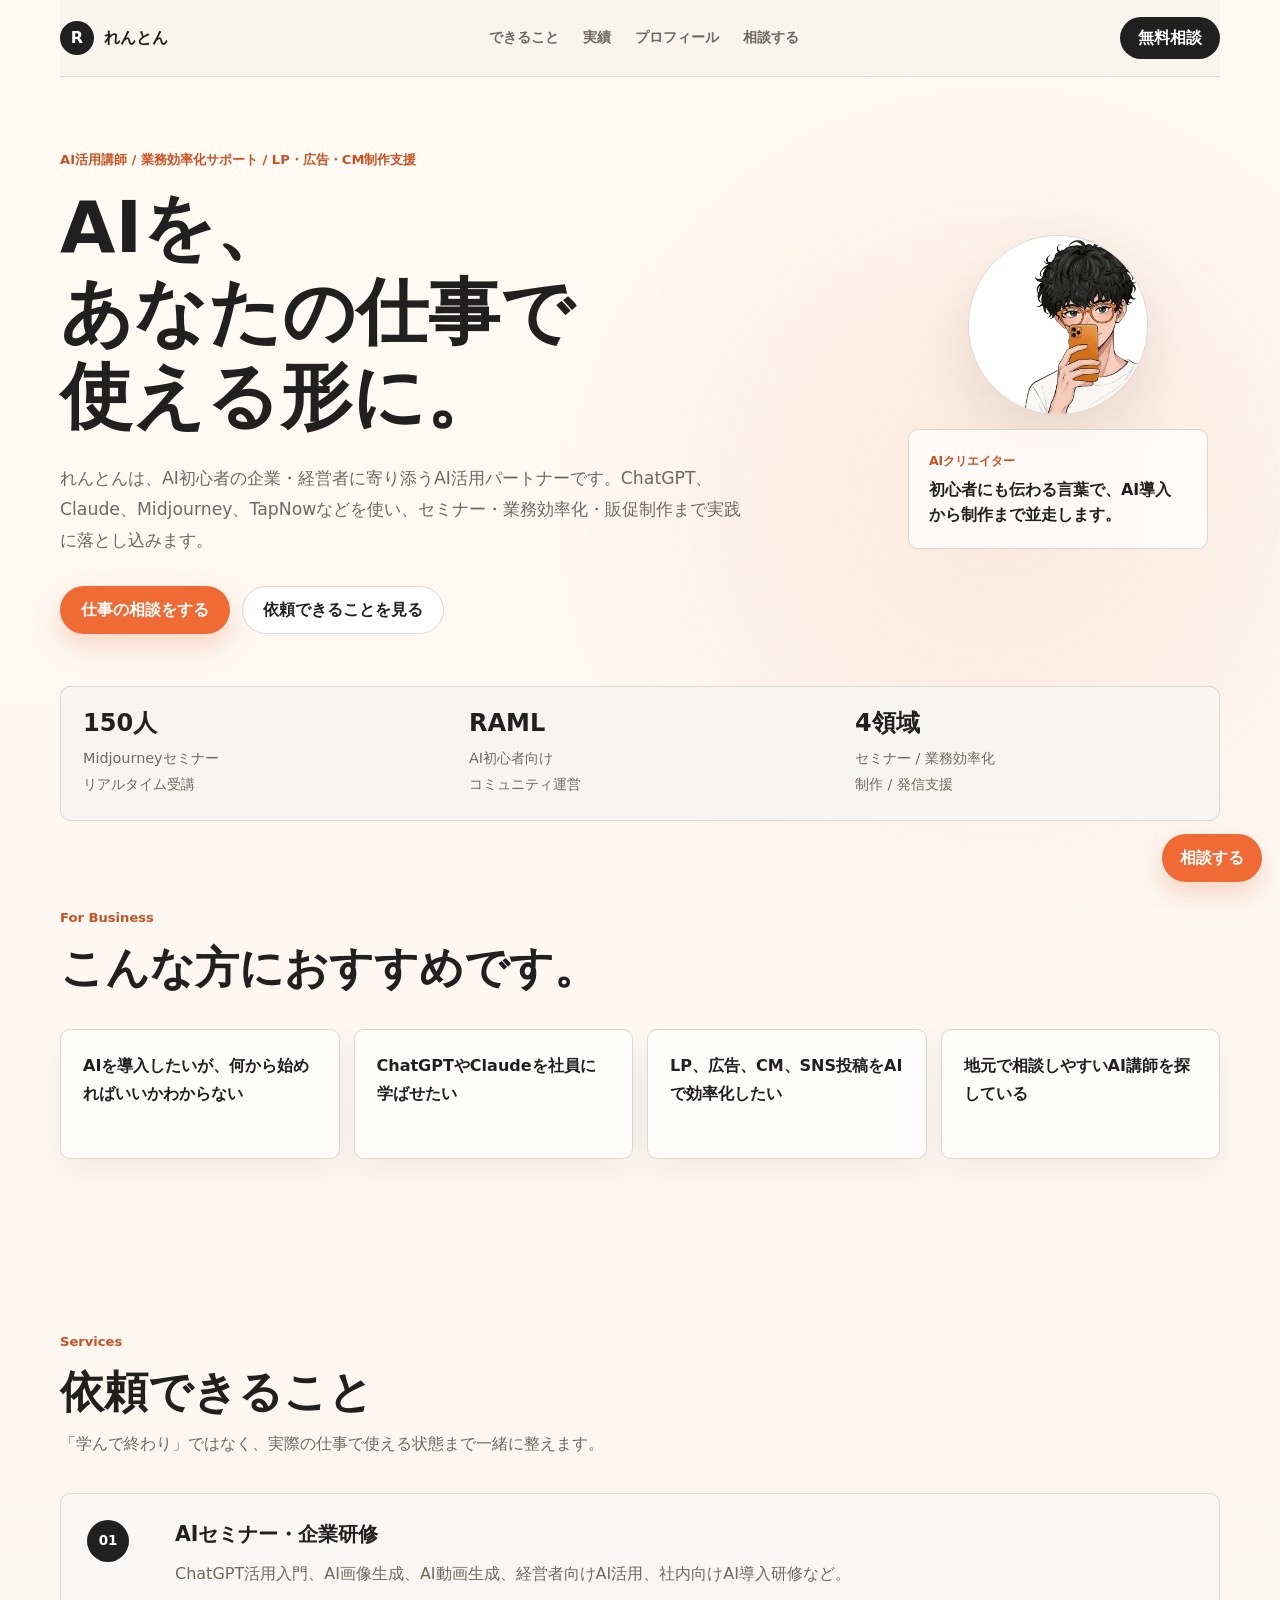
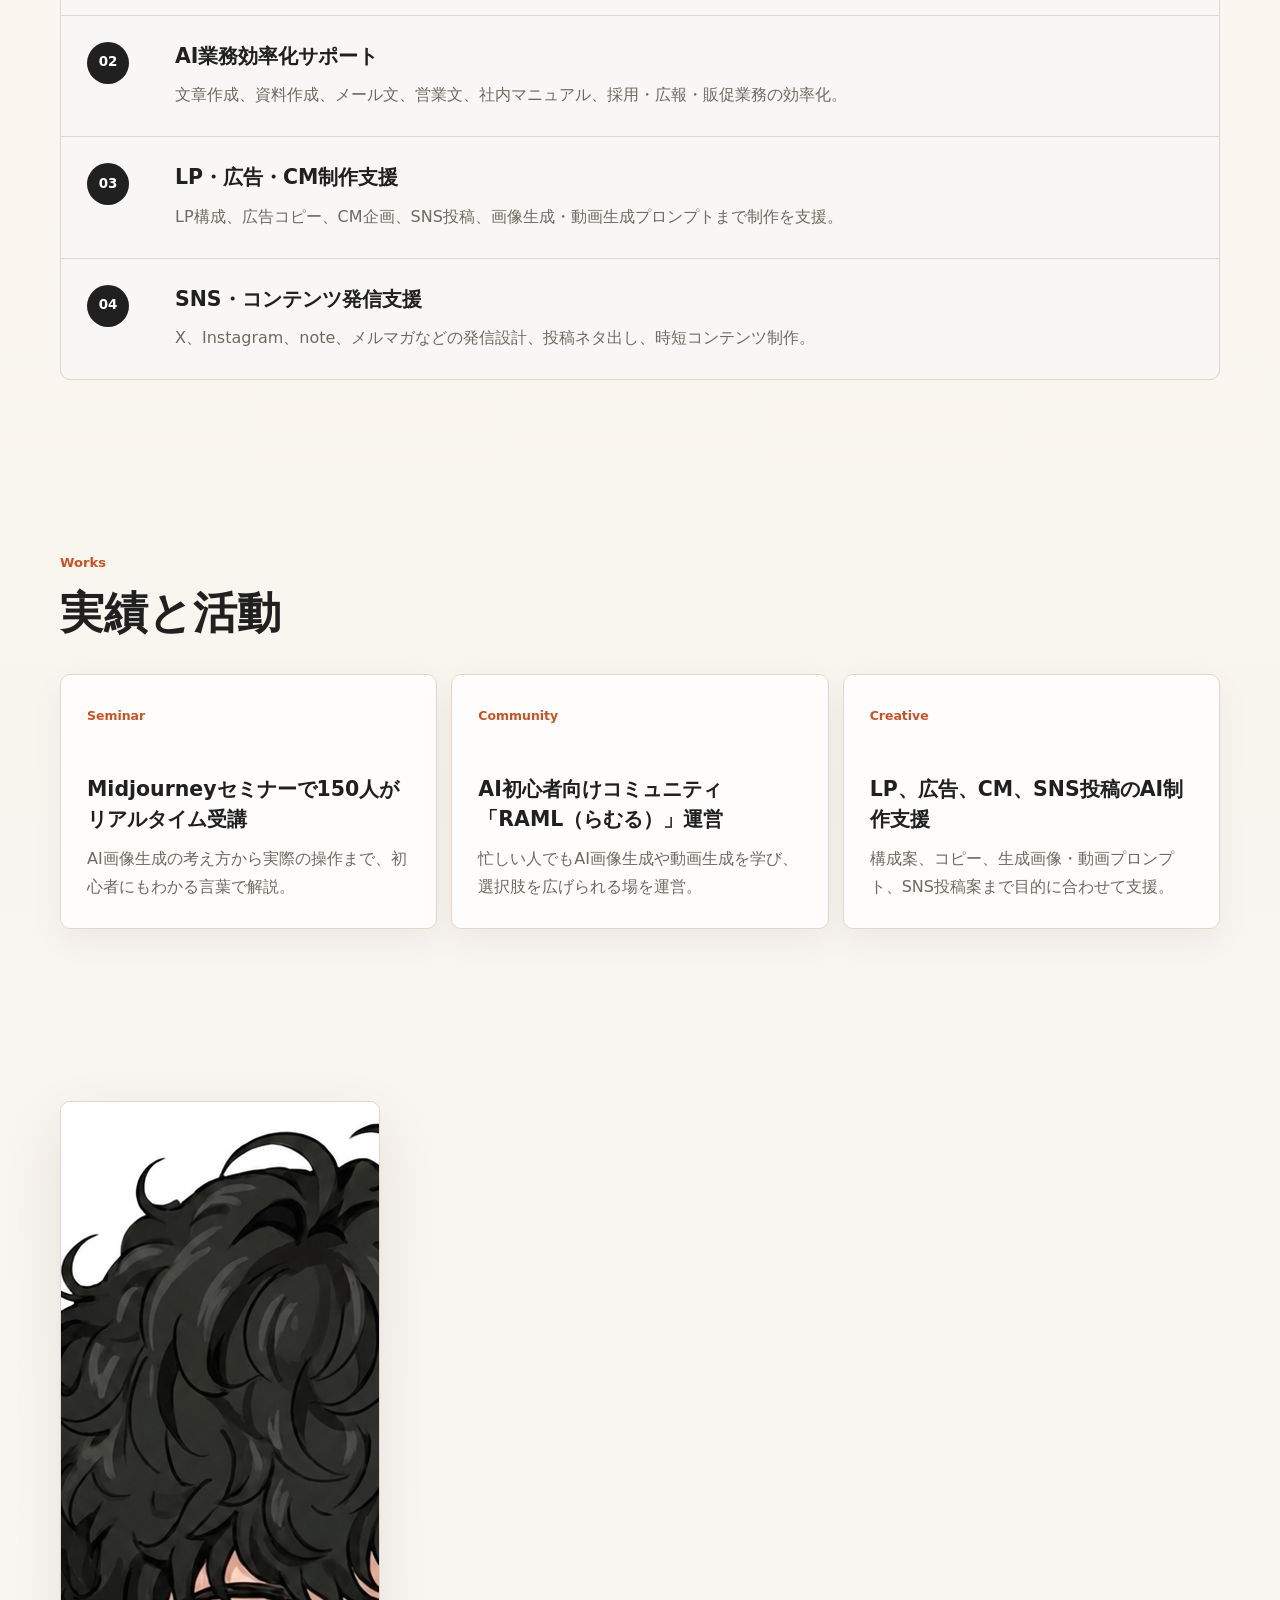
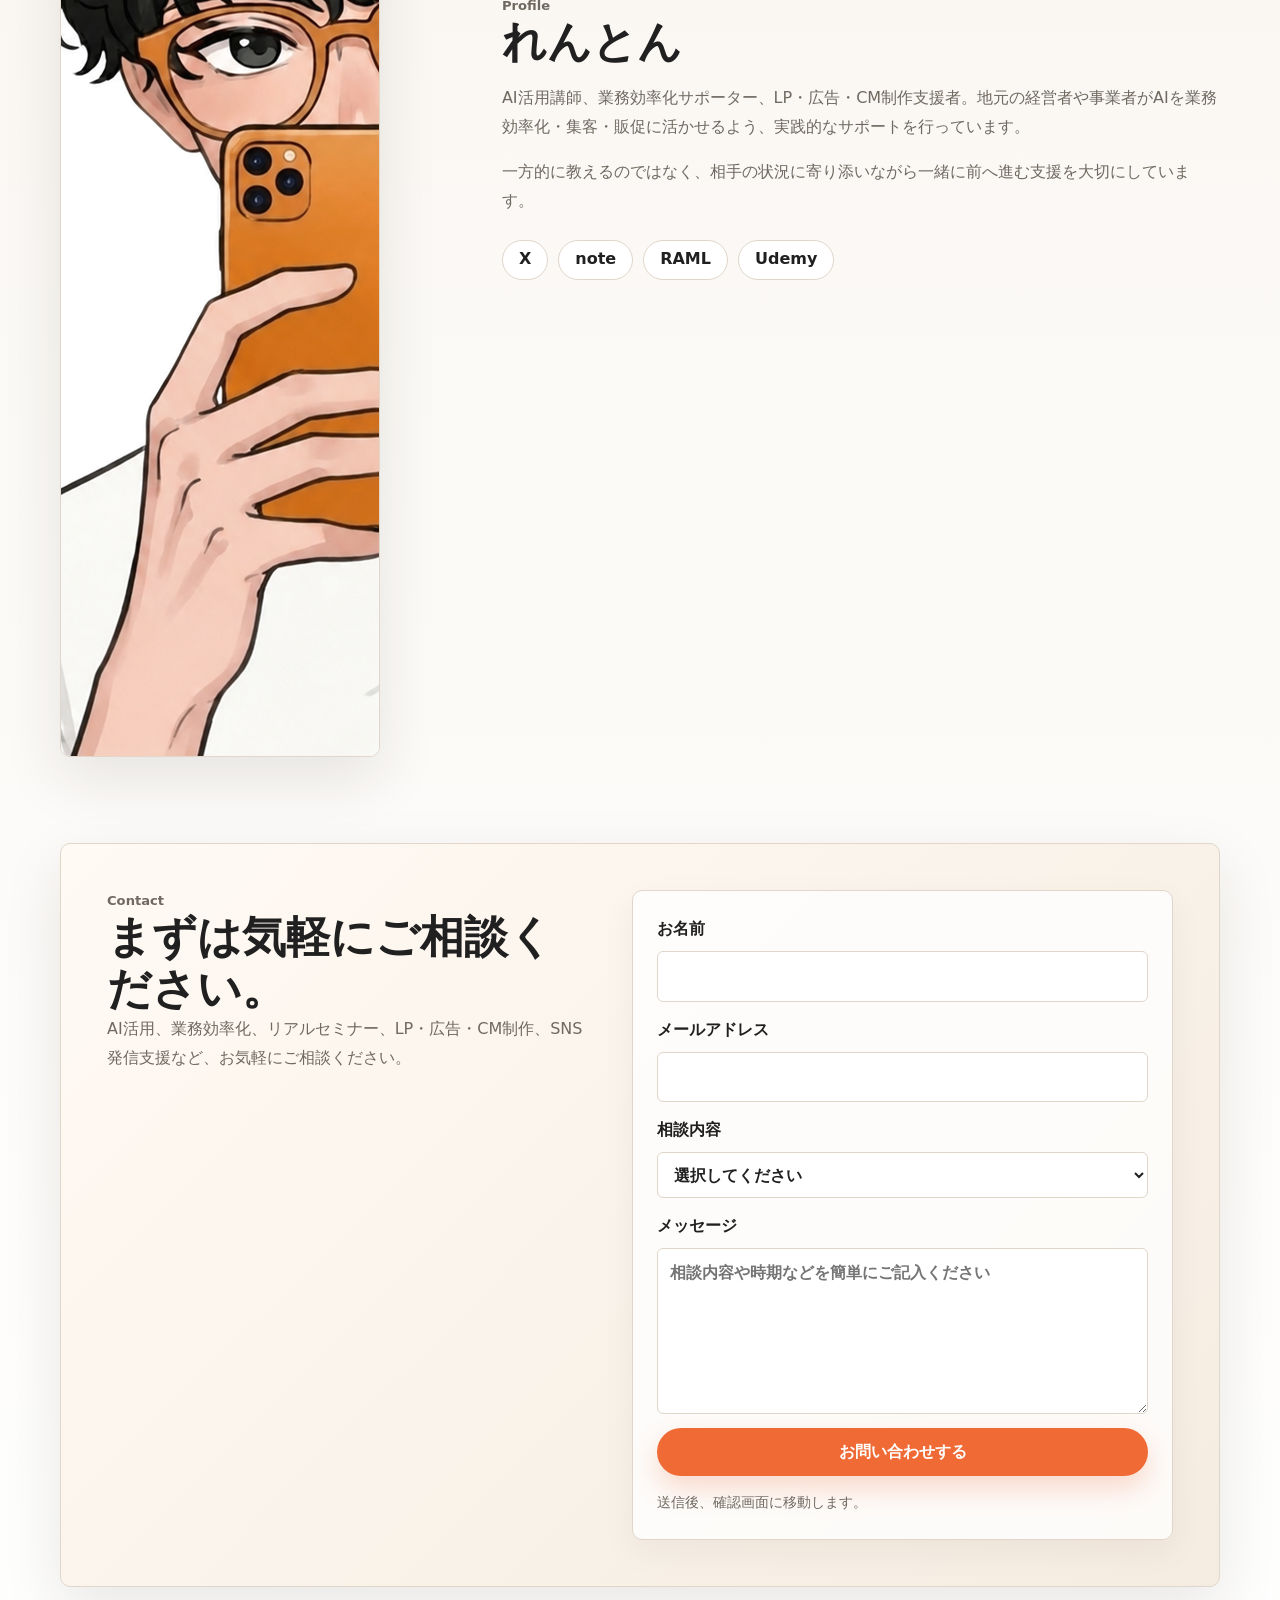
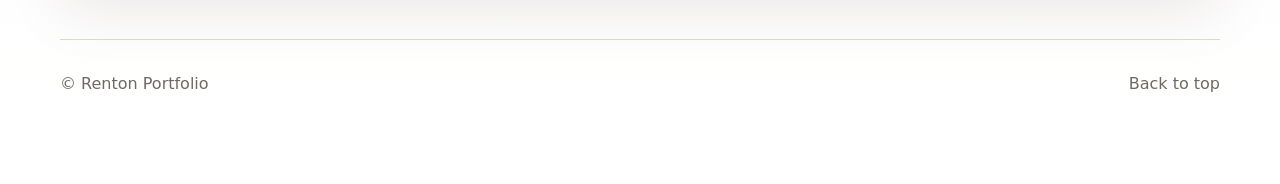
<file: index.html>
<!doctype html>
<html lang="ja">
  <head>
    <meta charset="utf-8" />
    <meta name="viewport" content="width=device-width, initial-scale=1" />
    <title>れんとん | 地元企業のためのAI活用講師・制作支援パートナー</title>
    <meta
      name="description"
      content="れんとんは、地元企業・経営者に寄り添うAI活用講師です。AIセミナー、ChatGPT・Claudeを使った業務効率化、LP・広告・CM制作、SNS発信支援まで実践につながる形でサポートします。"
    />
    <meta property="og:title" content="れんとん | AI活用講師・制作支援パートナー" />
    <meta property="og:description" content="AIを難しく感じている企業・事業者へ。業務効率化、セミナー、LP・広告・CM制作まで並走します。" />
    <meta property="og:type" content="website" />
    <meta property="og:image" content="assets/renton-hero-selfie-final-20260525.png" />
    <link rel="preload" href="assets/renton-hero-selfie-final-20260525.png" as="image" />
    <link rel="stylesheet" href="styles.css?v=portfolio-20260526-7" />
  </head>
  <body>
    <a class="skip-link" href="#main">本文へスキップ</a>

    <header class="site-header">
      <a class="brand" href="#top" aria-label="トップへ">
        <span class="brand-mark">R</span>
        <span>れんとん</span>
      </a>
      <nav class="nav-links" aria-label="主要ナビゲーション">
        <a href="#services">できること</a>
        <a href="#works">実績</a>
        <a href="#profile">プロフィール</a>
        <a href="#contact">相談する</a>
      </nav>
      <a class="header-cta" href="#contact">無料相談</a>
    </header>

    <main id="main">
      <section class="hero" id="top">
        <div class="hero-copy reveal">
          <p class="eyebrow">AI活用講師 / 業務効率化サポート / LP・広告・CM制作支援</p>
          <h1>
            <span>AIを、</span>
            <span>あなたの仕事で</span>
            <span>使える形に。</span>
          </h1>
          <p class="lead">
            れんとんは、AI初心者の企業・経営者に寄り添うAI活用パートナーです。ChatGPT、Claude、Midjourney、TapNowなどを使い、セミナー・業務効率化・販促制作まで実践に落とし込みます。
          </p>
          <div class="hero-actions">
            <a class="button primary" href="#contact">仕事の相談をする</a>
            <a class="button secondary" href="#services">依頼できることを見る</a>
          </div>
        </div>

        <div class="hero-card profile-badge reveal">
          <div class="portrait">
            <img src="assets/renton-hero-selfie-final-20260525.png" alt="スマホを持つれんとんのキャラクターイラスト" width="1254" height="1254" />
          </div>
          <div class="role-card">
            <span>AIクリエイター</span>
            <strong>初心者にも伝わる言葉で、AI導入から制作まで並走します。</strong>
          </div>
        </div>
      </section>

      <section class="proof-band" aria-label="主な実績">
        <div>
          <strong>150人</strong>
          <span>Midjourneyセミナー<br />リアルタイム受講</span>
        </div>
        <div>
          <strong>RAML</strong>
          <span>AI初心者向け<br />コミュニティ運営</span>
        </div>
        <div>
          <strong>4領域</strong>
          <span>セミナー / 業務効率化<br />制作 / 発信支援</span>
        </div>
      </section>

      <section class="section audience-section">
        <div class="section-heading reveal">
          <p class="eyebrow">For Business</p>
          <h2>こんな方におすすめです。</h2>
        </div>
        <div class="audience-grid">
          <article class="audience-card reveal">AIを導入したいが、何から始めればいいかわからない</article>
          <article class="audience-card reveal">ChatGPTやClaudeを社員に学ばせたい</article>
          <article class="audience-card reveal">LP、広告、CM、SNS投稿をAIで効率化したい</article>
          <article class="audience-card reveal">地元で相談しやすいAI講師を探している</article>
        </div>
      </section>

      <section class="section services" id="services">
        <div class="section-heading reveal">
          <p class="eyebrow">Services</p>
          <h2>依頼できること</h2>
          <p>「学んで終わり」ではなく、実際の仕事で使える状態まで一緒に整えます。</p>
        </div>
        <div class="service-list">
          <article class="service-item reveal">
            <span>01</span>
            <div>
              <h3>AIセミナー・企業研修</h3>
              <p>ChatGPT活用入門、AI画像生成、AI動画生成、経営者向けAI活用、社内向けAI導入研修など。</p>
            </div>
          </article>
          <article class="service-item reveal">
            <span>02</span>
            <div>
              <h3>AI業務効率化サポート</h3>
              <p>文章作成、資料作成、メール文、営業文、社内マニュアル、採用・広報・販促業務の効率化。</p>
            </div>
          </article>
          <article class="service-item reveal">
            <span>03</span>
            <div>
              <h3>LP・広告・CM制作支援</h3>
              <p>LP構成、広告コピー、CM企画、SNS投稿、画像生成・動画生成プロンプトまで制作を支援。</p>
            </div>
          </article>
          <article class="service-item reveal">
            <span>04</span>
            <div>
              <h3>SNS・コンテンツ発信支援</h3>
              <p>X、Instagram、note、メルマガなどの発信設計、投稿ネタ出し、時短コンテンツ制作。</p>
            </div>
          </article>
        </div>
      </section>

      <section class="section works" id="works">
        <div class="section-heading reveal">
          <p class="eyebrow">Works</p>
          <h2>実績と活動</h2>
        </div>
        <div class="work-grid">
          <article class="work-card reveal">
            <span>Seminar</span>
            <h3>Midjourneyセミナーで150人がリアルタイム受講</h3>
            <p>AI画像生成の考え方から実際の操作まで、初心者にもわかる言葉で解説。</p>
          </article>
          <article class="work-card reveal">
            <span>Community</span>
            <h3>AI初心者向けコミュニティ「RAML（らむる）」運営</h3>
            <p>忙しい人でもAI画像生成や動画生成を学び、選択肢を広げられる場を運営。</p>
          </article>
          <article class="work-card reveal">
            <span>Creative</span>
            <h3>LP、広告、CM、SNS投稿のAI制作支援</h3>
            <p>構成案、コピー、生成画像・動画プロンプト、SNS投稿案まで目的に合わせて支援。</p>
          </article>
        </div>
      </section>

      <section class="section profile" id="profile">
        <div class="profile-image reveal">
          <img src="assets/renton-hero-selfie-final-20260525.png" alt="スマホを持つれんとんのキャラクターイラスト" width="1254" height="1254" loading="lazy" />
        </div>
        <div class="profile-copy reveal">
          <p class="eyebrow">Profile</p>
          <h2>れんとん</h2>
          <p>
            AI活用講師、業務効率化サポーター、LP・広告・CM制作支援者。地元の経営者や事業者がAIを業務効率化・集客・販促に活かせるよう、実践的なサポートを行っています。
          </p>
          <p>
            一方的に教えるのではなく、相手の状況に寄り添いながら一緒に前へ進む支援を大切にしています。
          </p>
          <div class="social-row">
            <a href="#">X</a>
            <a href="#">note</a>
            <a href="#">RAML</a>
            <a href="#">Udemy</a>
          </div>
        </div>
      </section>

      <section class="contact" id="contact">
        <div class="contact-copy reveal">
          <p class="eyebrow">Contact</p>
          <h2>まずは気軽にご相談ください。</h2>
          <p>AI活用、業務効率化、リアルセミナー、LP・広告・CM制作、SNS発信支援など、お気軽にご相談ください。</p>
        </div>
        <form class="contact-form reveal" name="contact" method="POST" action="/thanks.html" data-netlify="true">
          <input type="hidden" name="form-name" value="contact" />
          <label>
            お名前
            <input type="text" name="name" autocomplete="name" required />
          </label>
          <label>
            メールアドレス
            <input type="email" name="email" autocomplete="email" required />
          </label>
          <label>
            相談内容
            <select name="topic" required>
              <option value="">選択してください</option>
              <option>AIセミナー・企業研修</option>
              <option>AI業務効率化サポート</option>
              <option>LP・広告・CM制作支援</option>
              <option>SNS・コンテンツ発信支援</option>
              <option>その他の相談</option>
            </select>
          </label>
          <label>
            メッセージ
            <textarea name="message" rows="5" required placeholder="相談内容や時期などを簡単にご記入ください"></textarea>
          </label>
          <button class="button primary" type="submit">お問い合わせする</button>
          <p class="form-note">送信後、確認画面に移動します。</p>
        </form>
      </section>
    </main>

    <footer class="site-footer">
      <p>© Renton Portfolio</p>
      <a href="#top">Back to top</a>
    </footer>

    <a class="floating-cta" href="#contact">相談する</a>
    <script src="script.js"></script>
  </body>
</html>
</file>
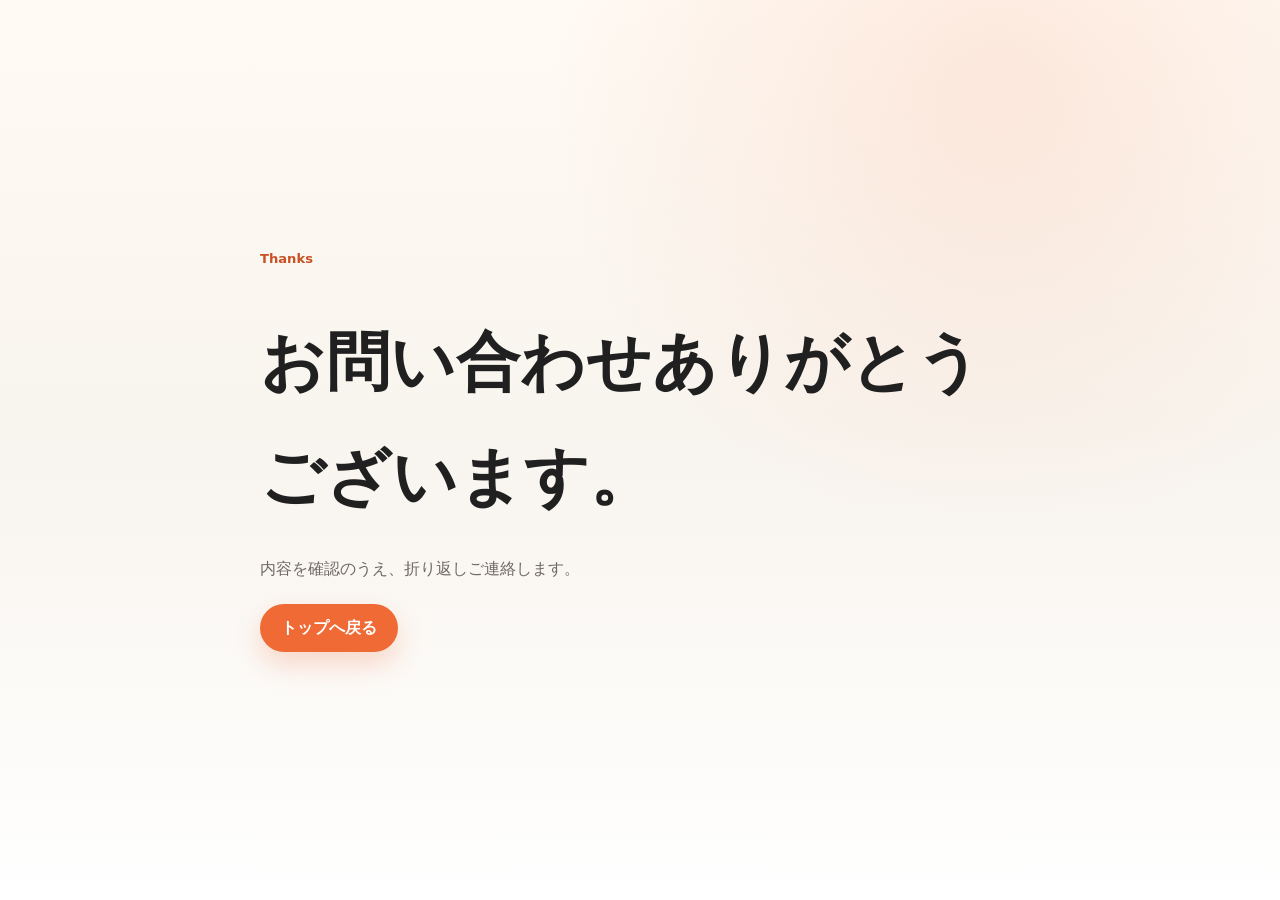
<file: thanks.html>
<!doctype html>
<html lang="ja">
  <head>
    <meta charset="utf-8" />
    <meta name="viewport" content="width=device-width, initial-scale=1" />
    <title>お問い合わせありがとうございます | れんとん</title>
    <link rel="stylesheet" href="styles.css?v=portfolio-20260526-7" />
  </head>
  <body>
    <main class="thanks-page">
      <p class="eyebrow">Thanks</p>
      <h1>お問い合わせありがとうございます。</h1>
      <p>内容を確認のうえ、折り返しご連絡します。</p>
      <a class="button primary" href="/">トップへ戻る</a>
    </main>
  </body>
</html>
</file>
<file: styles.css>
:root {
  --bg: #f8f4ee;
  --surface: #ffffff;
  --ink: #202020;
  --muted: #6f6961;
  --line: #e0d6ca;
  --orange: #ef6a35;
  --orange-dark: #c95225;
  --navy: #1f303d;
  --cream: #fff8ef;
  --shadow: 0 22px 60px rgba(35, 28, 22, 0.1);
  --radius: 10px;
  font-family: "Hiragino Sans", "Yu Gothic", "Meiryo", system-ui, sans-serif;
  color: var(--ink);
  background: var(--bg);
  scroll-behavior: smooth;
}

* {
  box-sizing: border-box;
}

body {
  min-width: 320px;
  margin: 0;
  color: var(--ink);
  background:
    radial-gradient(circle at 78% 10%, rgba(239, 106, 53, 0.12), transparent 28rem),
    linear-gradient(180deg, #fffaf4 0%, var(--bg) 48%, #fff 100%);
  font-size: 16px;
  line-height: 1.8;
  overflow-wrap: break-word;
}

a {
  color: inherit;
  text-decoration: none;
}

img {
  display: block;
  max-width: 100%;
}

button,
input,
select,
textarea {
  font: inherit;
}

.skip-link {
  position: fixed;
  top: 10px;
  left: 10px;
  z-index: 100;
  padding: 10px 14px;
  color: #fff;
  background: var(--ink);
  border-radius: 6px;
  transform: translateY(-140%);
}

.skip-link:focus {
  transform: translateY(0);
}

.site-header {
  position: sticky;
  top: 0;
  z-index: 50;
  display: grid;
  grid-template-columns: auto 1fr auto;
  gap: 24px;
  align-items: center;
  width: min(1160px, calc(100% - 32px));
  margin: 0 auto;
  padding: 16px 0;
  background: rgba(248, 244, 238, 0.88);
  border-bottom: 1px solid rgba(224, 214, 202, 0.84);
  backdrop-filter: blur(16px);
}

.brand {
  display: inline-flex;
  align-items: center;
  gap: 10px;
  min-height: 44px;
  font-weight: 900;
}

.brand-mark {
  display: grid;
  width: 34px;
  height: 34px;
  place-items: center;
  color: #fff;
  background: var(--ink);
  border-radius: 50%;
}

.nav-links {
  display: flex;
  justify-content: center;
  gap: 24px;
  color: var(--muted);
  font-size: 0.9rem;
  font-weight: 800;
}

.header-cta {
  display: inline-flex;
  min-height: 42px;
  align-items: center;
  justify-content: center;
  padding: 0 18px;
  color: #fff;
  background: var(--ink);
  border-radius: 999px;
  font-weight: 900;
}

.hero {
  display: grid;
  grid-template-columns: minmax(0, 1fr) minmax(260px, 0.42fr);
  gap: clamp(32px, 5vw, 64px);
  align-items: center;
  width: min(1160px, calc(100% - 32px));
  margin: 0 auto;
  padding: 72px 0 52px;
}

.eyebrow {
  margin: 0 0 14px;
  color: var(--orange-dark);
  font-size: 0.82rem;
  font-weight: 900;
  line-height: 1.7;
}

.hero h1,
.section-heading h2,
.profile-copy h2,
.contact h2 {
  margin: 0;
  font-weight: 900;
  letter-spacing: 0;
  line-height: 1.18;
}

.hero h1 {
  font-size: clamp(2.8rem, 5.6vw, 5.3rem);
}

.hero h1 span {
  display: block;
}

.lead {
  max-width: 690px;
  margin: 24px 0 0;
  color: var(--muted);
  font-size: clamp(1rem, 1.35vw, 1.12rem);
}

.hero-actions {
  display: flex;
  flex-wrap: wrap;
  gap: 12px;
  margin-top: 30px;
}

.button {
  display: inline-flex;
  min-height: 48px;
  align-items: center;
  justify-content: center;
  padding: 0 20px;
  border: 1px solid transparent;
  border-radius: 999px;
  cursor: pointer;
  font-weight: 900;
  line-height: 1.4;
  transition: transform 0.18s ease, background 0.18s ease, border-color 0.18s ease;
}

.button:hover,
.button:focus-visible,
.header-cta:hover,
.header-cta:focus-visible,
.floating-cta:hover,
.floating-cta:focus-visible {
  transform: translateY(-2px);
}

.button.primary {
  color: #fff;
  background: var(--orange);
  box-shadow: 0 12px 28px rgba(239, 106, 53, 0.24);
}

.button.primary:hover,
.button.primary:focus-visible {
  background: var(--orange-dark);
}

.button.secondary {
  color: var(--ink);
  background: #fff;
  border-color: var(--line);
}

.hero-card {
  display: grid;
  gap: 14px;
  width: min(100%, 300px);
  justify-self: center;
}

.profile-badge {
  align-self: center;
}

.portrait {
  overflow: hidden;
  width: 180px;
  height: 180px;
  justify-self: center;
  background: #fff;
  border: 1px solid var(--line);
  border-radius: 50%;
  box-shadow: var(--shadow);
}

.portrait img {
  width: 100%;
  height: 100%;
  object-fit: cover;
  object-position: 58% 35%;
  padding: 0;
  filter: saturate(0.94) contrast(0.98) brightness(1.02);
}

.profile-image img {
  width: 100%;
  aspect-ratio: 4 / 3;
  object-fit: cover;
  object-position: 58% 38%;
  padding: 0;
  filter: saturate(0.94) contrast(0.98) brightness(1.02);
}

.role-card {
  display: grid;
  gap: 6px;
  padding: 20px;
  background: rgba(255, 255, 255, 0.76);
  border: 1px solid var(--line);
  border-radius: var(--radius);
}

.role-card span {
  color: var(--orange-dark);
  font-size: 0.78rem;
  font-weight: 900;
}

.role-card strong {
  line-height: 1.55;
}

.proof-band {
  display: grid;
  grid-template-columns: repeat(3, minmax(0, 1fr));
  width: min(1160px, calc(100% - 32px));
  margin: 0 auto;
  overflow: hidden;
  background: var(--line);
  border: 1px solid var(--line);
  border-radius: var(--radius);
}

.proof-band div {
  padding: 22px;
  background: rgba(255, 255, 255, 0.76);
}

.proof-band strong {
  display: block;
  font-size: 1.5rem;
  line-height: 1.2;
}

.proof-band span {
  display: block;
  margin-top: 8px;
  color: var(--muted);
  font-size: 0.9rem;
}

.section {
  width: min(1160px, calc(100% - 32px));
  margin: 0 auto;
  padding: 86px 0;
}

.section-heading {
  max-width: 760px;
  margin-bottom: 34px;
}

.section-heading h2 {
  max-width: 14em;
}

.section-heading h2,
.profile-copy h2,
.contact h2 {
  font-size: clamp(1.8rem, 3.4vw, 3.1rem);
}

.section-heading p:not(.eyebrow) {
  margin: 12px 0 0;
  color: var(--muted);
}

.audience-grid,
.work-grid {
  display: grid;
  grid-template-columns: repeat(4, minmax(0, 1fr));
  gap: 14px;
}

.audience-card,
.work-card,
.service-item,
.contact-form {
  background: rgba(255, 255, 255, 0.82);
  border: 1px solid var(--line);
  border-radius: var(--radius);
  box-shadow: 0 12px 34px rgba(35, 28, 22, 0.05);
}

.audience-card {
  min-height: 130px;
  padding: 22px;
  font-weight: 900;
}

.service-list {
  display: grid;
  gap: 1px;
  overflow: hidden;
  background: var(--line);
  border: 1px solid var(--line);
  border-radius: var(--radius);
}

.service-item {
  display: grid;
  grid-template-columns: 70px 1fr;
  gap: 18px;
  align-items: start;
  padding: 26px;
  border: 0;
  border-radius: 0;
  box-shadow: none;
}

.service-item span {
  display: grid;
  width: 42px;
  height: 42px;
  place-items: center;
  color: #fff;
  background: var(--ink);
  border-radius: 50%;
  font-size: 0.84rem;
  font-weight: 900;
}

.service-item h3,
.work-card h3 {
  margin: 0 0 10px;
  font-size: 1.28rem;
  line-height: 1.45;
}

.service-item p,
.work-card p,
.profile-copy p,
.contact p,
.form-note {
  margin: 0;
  color: var(--muted);
}

.work-grid {
  grid-template-columns: repeat(3, minmax(0, 1fr));
}

.work-card {
  padding: 26px;
}

.work-card span {
  display: inline-block;
  margin-bottom: 48px;
  color: var(--orange-dark);
  font-size: 0.78rem;
  font-weight: 900;
}

.profile {
  display: grid;
  grid-template-columns: minmax(220px, 0.34fr) minmax(0, 0.66fr);
  gap: clamp(34px, 6vw, 72px);
  align-items: center;
}

.profile-image {
  overflow: hidden;
  width: min(100%, 320px);
  background: #fff;
  border: 1px solid var(--line);
  border-radius: var(--radius);
  box-shadow: var(--shadow);
}

.profile-copy p {
  margin-top: 16px;
}

.social-row {
  display: flex;
  flex-wrap: wrap;
  gap: 10px;
  margin-top: 24px;
}

.social-row a {
  display: inline-flex;
  min-height: 40px;
  align-items: center;
  justify-content: center;
  padding: 0 16px;
  background: #fff;
  border: 1px solid var(--line);
  border-radius: 999px;
  font-weight: 900;
}

.contact {
  display: grid;
  grid-template-columns: minmax(0, 0.95fr) minmax(340px, 1.05fr);
  gap: 36px;
  width: min(1160px, calc(100% - 32px));
  margin: 0 auto 52px;
  padding: 46px;
  color: var(--ink);
  background: linear-gradient(135deg, #fffaf4, #f5ece1);
  border: 1px solid var(--line);
  border-radius: var(--radius);
  box-shadow: var(--shadow);
}

.contact .eyebrow,
.contact p {
  color: var(--muted);
}

.contact-copy h2 {
  max-width: 520px;
}

.contact-form {
  display: grid;
  gap: 14px;
  padding: 24px;
  color: var(--ink);
  background: rgba(255, 255, 255, 0.78);
}

.contact-form label {
  display: grid;
  gap: 7px;
  font-weight: 900;
}

.contact-form input,
.contact-form select,
.contact-form textarea {
  width: 100%;
  min-height: 46px;
  padding: 10px 12px;
  color: var(--ink);
  background: #fff;
  border: 1px solid var(--line);
  border-radius: 6px;
}

.contact-form textarea {
  resize: vertical;
}

.form-note {
  min-height: 24px;
  color: var(--muted);
  font-size: 0.86rem;
}

.site-footer {
  display: flex;
  justify-content: space-between;
  gap: 20px;
  width: min(1160px, calc(100% - 32px));
  margin: 0 auto;
  padding: 30px 0 86px;
  color: var(--muted);
  border-top: 1px solid var(--line);
}

.site-footer p {
  margin: 0;
}

.floating-cta {
  position: fixed;
  right: 18px;
  bottom: 18px;
  z-index: 40;
  display: inline-flex;
  min-height: 48px;
  align-items: center;
  justify-content: center;
  padding: 0 18px;
  color: #fff;
  background: var(--orange);
  border-radius: 999px;
  box-shadow: 0 12px 26px rgba(239, 106, 53, 0.24);
  font-weight: 900;
}

.reveal {
  opacity: 0;
  transform: translateY(16px);
  transition: opacity 0.45s ease, transform 0.45s ease;
}

.reveal.visible {
  opacity: 1;
  transform: translateY(0);
}

.thanks-page {
  display: grid;
  width: min(760px, calc(100% - 40px));
  min-height: 100vh;
  align-content: center;
  gap: 20px;
  margin: 0 auto;
}

.thanks-page h1 {
  margin: 0;
  font-size: clamp(2rem, 5vw, 4rem);
}

.thanks-page p:not(.eyebrow) {
  margin: 0;
  color: var(--muted);
}

.thanks-page .button {
  width: max-content;
}

@media (prefers-reduced-motion: reduce) {
  :root {
    scroll-behavior: auto;
  }

  *,
  *::before,
  *::after {
    transition-duration: 0.001ms !important;
    animation-duration: 0.001ms !important;
  }

  .reveal {
    opacity: 1;
    transform: none;
  }
}

@media (max-width: 960px) {
  .site-header {
    grid-template-columns: 1fr auto;
  }

  .nav-links {
    display: none;
  }

  .hero,
  .profile,
  .contact {
    grid-template-columns: 1fr;
  }

  .audience-grid,
  .work-grid {
    grid-template-columns: repeat(2, minmax(0, 1fr));
  }
}

@media (max-width: 640px) {
  body {
    font-size: 15px;
    line-height: 1.75;
  }

  .site-header {
    width: calc(100% - 28px);
    padding: 14px 0;
  }

  .brand span:last-child {
    display: none;
  }

  .header-cta {
    padding: 0 14px;
    font-size: 0.9rem;
  }

  .hero {
    width: calc(100% - 28px);
    gap: 28px;
    padding: 42px 0 42px;
  }

  .hero-card {
    width: min(100%, 100%);
    justify-self: center;
  }

  .profile-badge {
    grid-template-columns: 92px 1fr;
    align-items: center;
    width: 100%;
  }

  .portrait {
    width: 92px;
    height: 92px;
  }

  .role-card {
    padding: 16px;
  }

  .hero h1 {
    font-size: clamp(2.15rem, 9vw, 2.8rem);
    line-height: 1.28;
  }

  .lead,
  .section-heading p:not(.eyebrow),
  .service-item p,
  .work-card p,
  .profile-copy p,
  .contact p,
  .form-note,
  .role-card strong {
    font-size: 0.96rem;
    line-height: 1.78;
  }

  .hero-actions {
    flex-direction: column;
    margin-top: 24px;
  }

  .button {
    width: 100%;
  }

  .profile-image img {
    object-position: 58% 38%;
  }

  .profile-image {
    width: min(100%, 260px);
    justify-self: center;
  }

  .proof-band {
    grid-template-columns: 1fr;
    width: calc(100% - 28px);
  }

  .section {
    width: calc(100% - 28px);
    padding: 58px 0;
  }

  .section-heading {
    margin-bottom: 24px;
  }

  .section-heading h2,
  .profile-copy h2,
  .contact h2 {
    font-size: clamp(1.55rem, 6.6vw, 2.1rem);
    line-height: 1.36;
  }

  .section-heading h2 {
    max-width: 11em;
  }

  .contact-copy h2 {
    max-width: 12em;
  }

  .audience-grid,
  .work-grid {
    grid-template-columns: 1fr;
  }

  .audience-card {
    min-height: auto;
    padding: 18px;
  }

  .service-item {
    grid-template-columns: 1fr;
    gap: 14px;
    padding: 22px;
  }

  .service-item h3,
  .work-card h3 {
    font-size: 1.12rem;
    line-height: 1.5;
  }

  .work-card span {
    margin-bottom: 22px;
  }

  .contact {
    width: calc(100% - 28px);
    padding: 28px 18px;
  }

  .contact-form {
    padding: 18px;
  }

  .site-footer {
    display: grid;
    width: calc(100% - 28px);
  }

  .floating-cta {
    right: 12px;
    bottom: 12px;
  }
}
</file>
